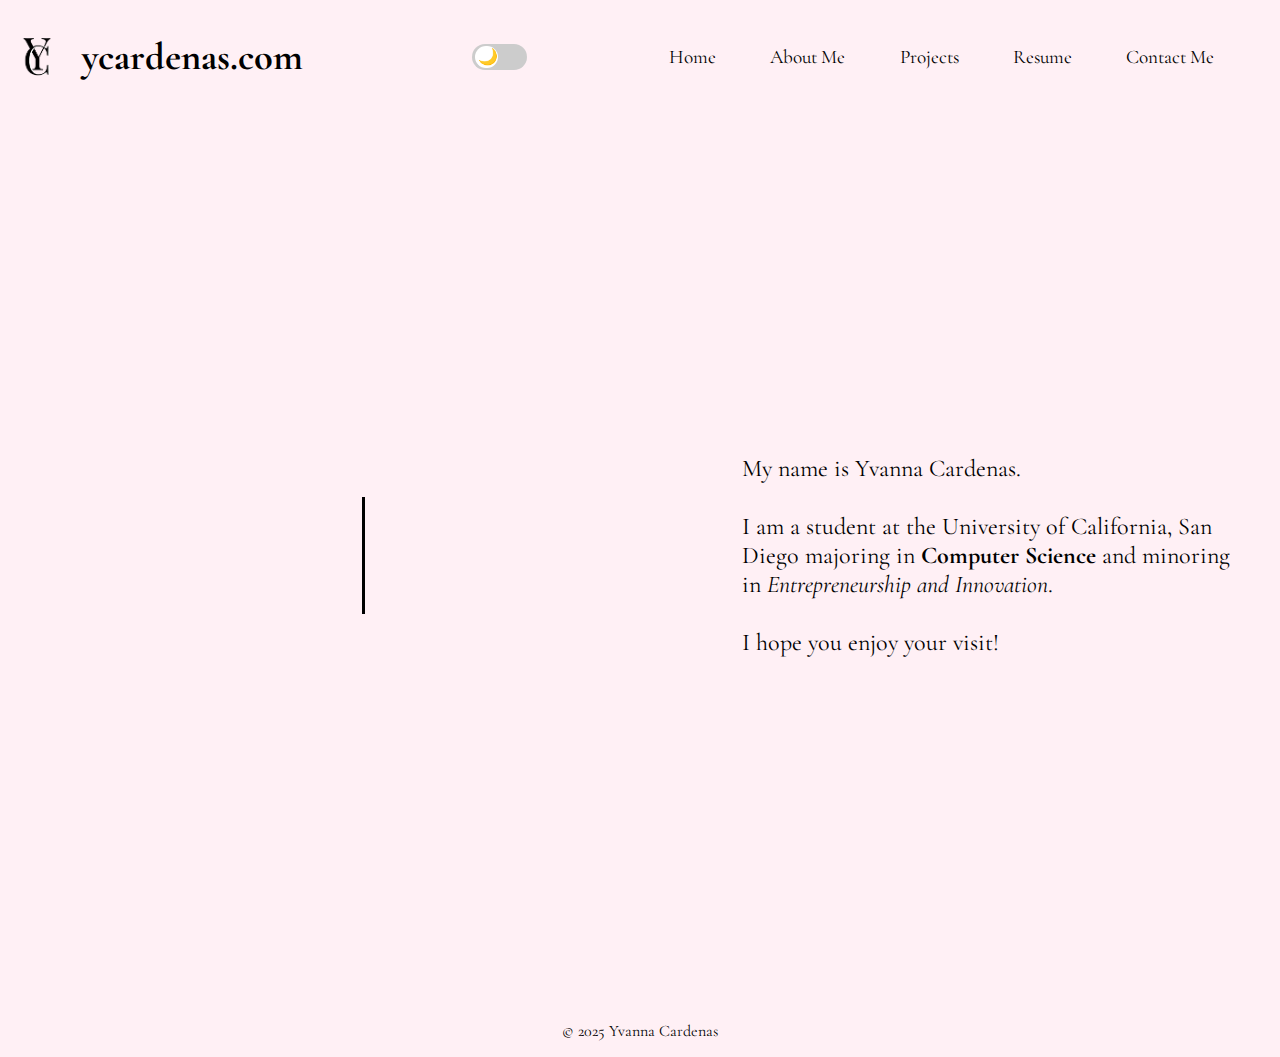
<file: index.html>
<!DOCTYPE html>
<html lang="en">
    <head>
        <title>ycardenas.com</title>
        <meta charset="UTF-8">
        <meta name="viewport" content="width=device-width, initial-scale=1.0">
        <link rel="icon" type="image/png" href="/media/slogoblack.png"/>
        <link rel="stylesheet" href="css/styles.css" media="screen">
        <link rel="stylesheet" href="css/index.css" media="screen">
        <script src="/js/theme.js" defer></script>
        <!-- Custome Font from Google Fonts-->
        <link rel="preconnect" href="https://fonts.googleapis.com">
        <link rel="preconnect" href="https://fonts.gstatic.com" crossorigin>
        <link href="https://fonts.googleapis.com/css2?family=Cormorant+Garamond:ital,wght@0,300;0,400;0,500;0,600;0,700;1,300;1,400;1,500;1,600;1,700&display=swap" rel="stylesheet">
        
    </head>
    <body>
        <header>
            <nav class="navbar">
                <img src="/media/slogoblack.png" alt="My Logo" class="logo" id="logo"/>
                <h1>ycardenas.com</h1>

                <label class="theme-toggle js-theme-toggle">
                    <input type="checkbox" id="theme-toggle">
                    <span class="slider round">
                        <span class="toggle-icon" id="toggle-icon">🌙</span>
                    </span>
                </label>

                <input type="checkbox" id="menu-toggle"/>

                <label for="menu-toggle" class="menu-icon">
                    <span></span>
                    <span></span>
                    <span></span>
                </label>

                <ul class="nav-menu"> 
                    <li><a href="index.html">Home</a></li>
                    <li><a href="/html/about.html">About Me</a></li>
                    <li><a href="/html/projects.html">Projects</a></li>
                    <li><a href="/html/resume.html">Resume</a></li>
                    <li><a href="/html/contact.html">Contact Me</a></li>
                </ul>
            </nav>
            <noscript>
                <p style="color: red; text-align: center; padding: 0.5rem; font-size: 1rem;">
                    Dark Mode is unavailable because JavaScript is disabled.
                </p>
            </noscript>
        </header>
        <main>
            <section class="left">
                <h1 class="typewriter">Welcome!</h1>
            </section>
            <article class="right">
                <p>
                    My name is Yvanna Cardenas. <br><br>I am a student at the University of California, San Diego majoring in <b>Computer Science</b> and minoring in <i>Entrepreneurship and Innovation</i>. <br><br> I hope you enjoy your visit!
                </p>
            </article>
        </main>
        <footer>
            <p>&copy; 2025 Yvanna Cardenas</p>
        </footer>
    </body>
</html>
</file>
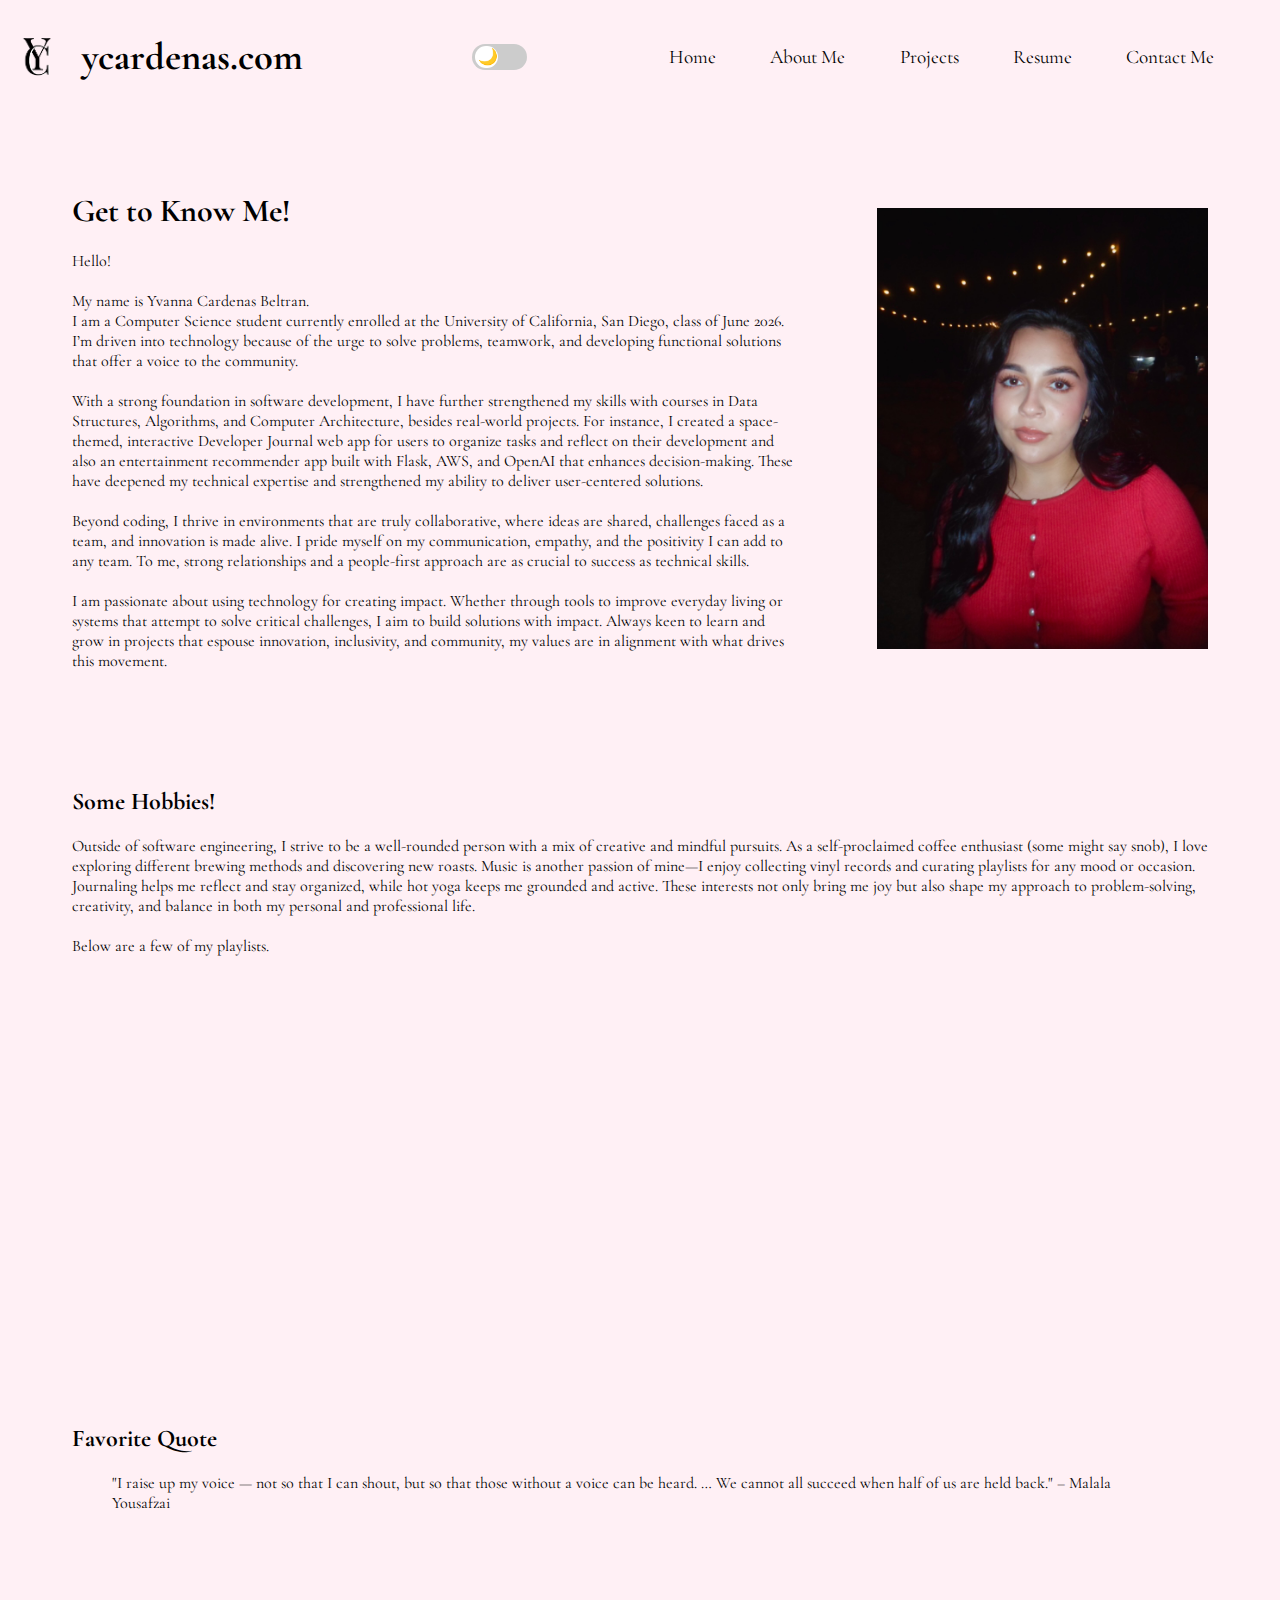
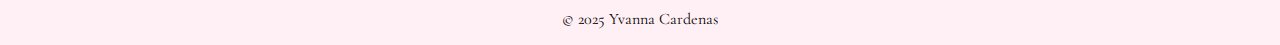
<file: html/about.html>
<!DOCTYPE html>
<html lang="en">
    <head>
        <title>About Me</title>
        <meta charset="UTF-8">
        <meta name="viewport" content="width=device-width, initial-scale=1.0">
        <link rel="icon" type="image/png" href="../media/slogoblack.png"/>
        <link rel="stylesheet" href="../css/styles.css" media="screen">
        <link rel="stylesheet" href="../css/about.css" media="screen">
        <script src="/js/theme.js" defer></script>
        <!-- Custome Font from Google Fonts-->
        <link rel="preconnect" href="https://fonts.googleapis.com">
        <link rel="preconnect" href="https://fonts.gstatic.com" crossorigin>
        <link href="https://fonts.googleapis.com/css2?family=Cormorant+Garamond:ital,wght@0,300;0,400;0,500;0,600;0,700;1,300;1,400;1,500;1,600;1,700&display=swap" rel="stylesheet">
    </head>
    <body>
        <header>
            <nav class="navbar">
                <img src="/media/slogoblack.png" alt="My Logo" class="logo" id="logo"/>
                <h1>ycardenas.com</h1>
                <label class="theme-toggle js-theme-toggle">
                    <input type="checkbox" id="theme-toggle">
                    <span class="slider round">
                        <span class="toggle-icon" id="toggle-icon">🌙</span>
                    </span>
                </label>
                <input type="checkbox" id="menu-toggle"/>

                <label for="menu-toggle" class="menu-icon">
                    <span></span>
                    <span></span>
                    <span></span>
                </label>

                <ul class="nav-menu"> 
                    <li><a href="../index.html">Home</a></li>
                    <li><a href="about.html">About Me</a></li>
                    <li><a href="projects.html">Projects</a></li>
                    <li><a href="resume.html">Resume</a></li>
                    <li><a href="contact.html">Contact Me</a></li>
                </ul>
            </nav>
        </header>
        <main>
            <section class="bio">
                <h1>Get to Know Me!</h1>
                <p>
                    Hello!<br><br>
                    My name is Yvanna Cardenas Beltran. <br>
                    I am a Computer Science student currently enrolled at the University of California, San Diego, class of June 2026. I’m driven into technology because of the urge to solve problems, teamwork, and developing functional solutions that offer a voice to the community.
                    <br><br>
                    With a strong foundation in software development, I have further strengthened my skills with courses in Data Structures, Algorithms, and Computer Architecture, besides real-world projects. For instance, I created a space-themed, interactive Developer Journal web app for users to organize tasks and reflect on their development and also an entertainment recommender app built with Flask, AWS, and OpenAI that enhances decision-making. These have deepened my technical expertise and strengthened my ability to deliver user-centered solutions.
                    <br><br>
                    Beyond coding, I thrive in environments that are truly collaborative, where ideas are shared, challenges faced as a team, and innovation is made alive. I pride myself on my communication, empathy, and the positivity I can add to any team. To me, strong relationships and a people-first approach are as crucial to success as technical skills.
                    <br><br>
                    I am passionate about using technology for creating impact. Whether through tools to improve everyday living or systems that attempt to solve critical challenges, I aim to build solutions with impact. Always keen to learn and grow in projects that espouse innovation, inclusivity, and community, my values are in alignment with what drives this movement.
                </p>
            </section>
            <section class="profile-pic">
                <img src="../media/profilepic.jpg" alt="Profile Picture">
            </section>
            <section class="hobbies">
                <h2>Some Hobbies!</h2>
                <p>
                    Outside of software engineering, I strive to be a well-rounded person with a mix of creative and mindful pursuits. As a self-proclaimed coffee enthusiast (some might say snob), I love exploring different brewing methods and discovering new roasts. Music is another passion of mine—I enjoy collecting vinyl records and curating playlists for any mood or occasion. Journaling helps me reflect and stay organized, while hot yoga keeps me grounded and active. These interests not only bring me joy but also shape my approach to problem-solving, creativity, and balance in both my personal and professional life. 
                    <br><br>Below are a few of my playlists.
                </p>
                <div class="playlists">
                    <iframe style="border-radius:12px" src="https://open.spotify.com/embed/playlist/3EfVaIyqa8NzKWEi9Yz8ZB?utm_source=generator&theme=0" width="100%" height="352" frameBorder="0" allowfullscreen="" allow="autoplay; clipboard-write; encrypted-media; fullscreen; picture-in-picture" loading="lazy"></iframe>

                    <iframe style="border-radius:12px" src="https://open.spotify.com/embed/playlist/3jPUr9qL5W7XYfI0YKk9wC?utm_source=generator&theme=0" width="100%" height="352" frameBorder="0" allowfullscreen="" allow="autoplay; clipboard-write; encrypted-media; fullscreen; picture-in-picture" loading="lazy"></iframe>
            
                    <iframe style="border-radius:12px" src="https://open.spotify.com/embed/playlist/02xkZHpc6AzJUE4CaVjMe3?utm_source=generator&theme=0" width="100%" height="352" frameBorder="0" allowfullscreen="" allow="autoplay; clipboard-write; encrypted-media; fullscreen; picture-in-picture" loading="lazy"></iframe>
                </div>    
            </section>

            <section class="quote">
                <h2>Favorite Quote</h2>
                <blockquote cite="https://medium.com/be-bold/i-raise-up-my-voice-not-so-that-i-can-shout-but-so-that-those-without-a-voice-can-be-heard-745ad82333d6#:~:text=by%20Polina%20Tankilevitch-,%E2%80%9CI%20raise%20up%20my%20voice%20%E2%80%94%20not%20so%20that%20I%20can,are%20held%20back.%E2%80%9D%20Malala%20Yousafzai">
                    "I raise up my voice — not so that I can shout, but so that those without a voice can be heard. … We cannot all succeed when half of us are held back." – Malala Yousafzai
                </blockquote>
            </section>
        </main>
        <footer>
            <p>&copy; 2025 Yvanna Cardenas</p>
        </footer>
    </body>
</html>
</file>
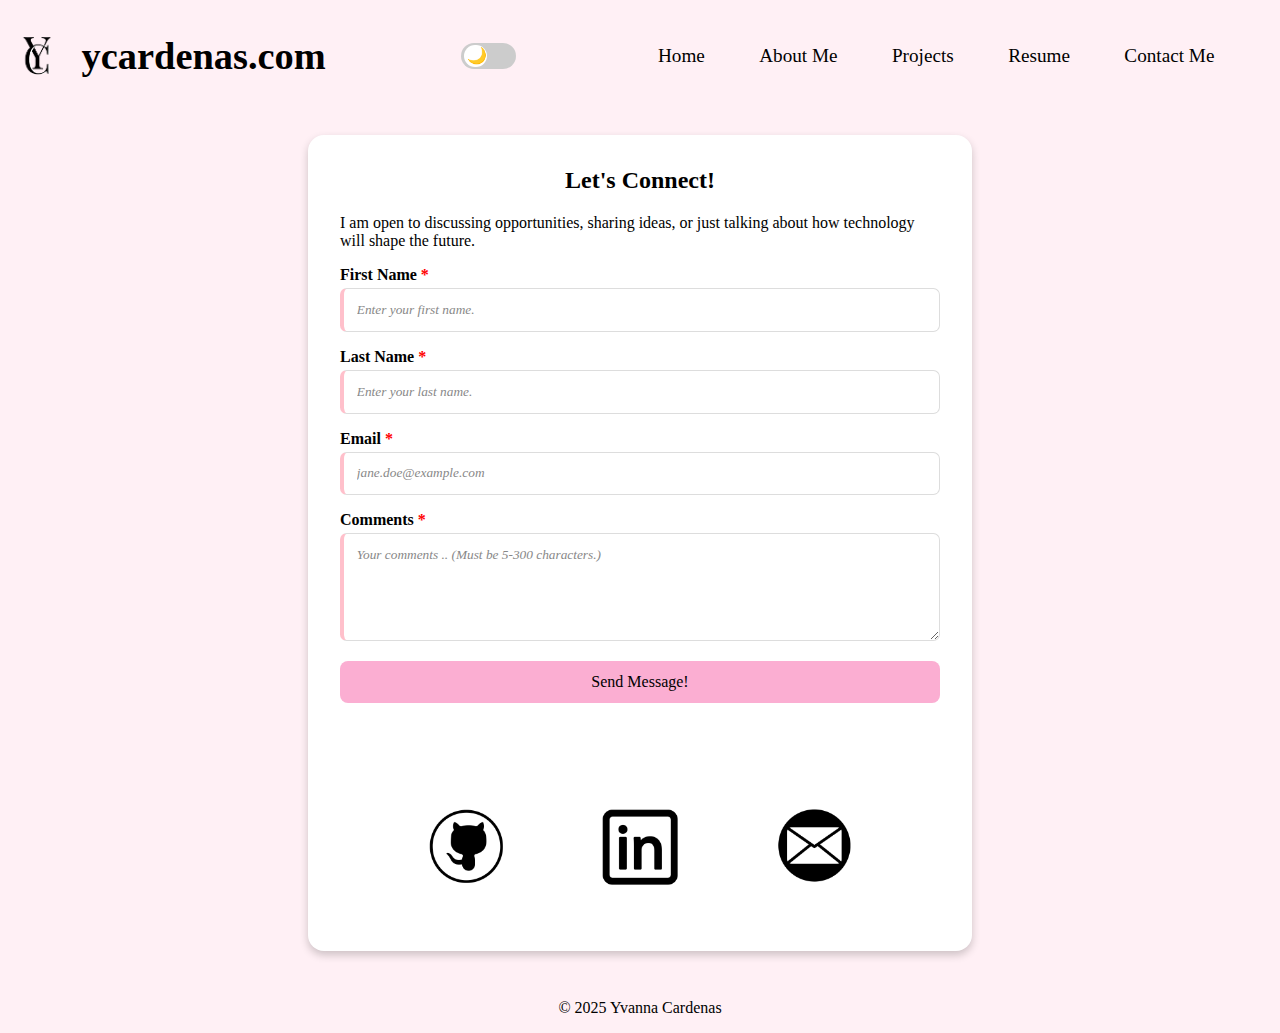
<file: html/contact.html>
<!DOCTYPE html>
<html lang="en">
    <head>
        <title>Contact Me</title>
        <meta charset="UTF-8">
        <meta name="viewport" content="width=device-width, initial-scale=1.0">
        <link rel="icon" type="image/png" href="../media/slogoblack.png"/>
        <link rel="stylesheet" href="../css/styles.css" media="screen">
        <link rel="stylesheet" href="../css/contact.css" media="screen">
        <script src="../js/contact.js" defer></script> 
        <script src="/js/theme.js" defer></script>
    </head>
    <body>
        <header>
            <nav class="navbar">
                <img src="/media/slogoblack.png" alt="My Logo" class="logo" id="logo"/>
                <h1>ycardenas.com</h1>
                <label class="theme-toggle js-theme-toggle" >
                    <input type="checkbox" id="theme-toggle">
                    <span class="slider round">
                        <span class="toggle-icon" id="toggle-icon">🌙</span>
                    </span>
                </label>

                <label for="menu-toggle" class="menu-icon">
                    <span></span>
                    <span></span>
                    <span></span>
                </label>

                <ul class="nav-menu"> 
                    <li><a href="../index.html">Home</a></li>
                    <li><a href="about.html">About Me</a></li>
                    <li><a href="projects.html">Projects</a></li>
                    <li><a href="resume.html">Resume</a></li>
                    <li><a href="contact.html">Contact Me</a></li>
                </ul>
            </nav>
        </header>
        <main>
             <!-- HW4: Add a Contact Form with Name, Email and Comments. Direct to httpbin.org and have a hidden possible_bot = true. -->
            <section class="contact-form-container">
                <h2>Let's Connect! </h2>
                <p>I am open to discussing opportunities, sharing ideas, or just talking about how technology will shape the future.</p>
                <form action="https://httpbin.org/post" method="POST" id="contact-form">
                    <input type="hidden" name="possible_bot" value="true">
                    <input type="hidden" id="form-errors" name="form-errors" value="">

                    <div class="form-field">
                        <label for="fname">First Name <span class="required">*</span></label>
                        <input type="text" id="fname" name="firstname" required minlength="1" maxlength="30" pattern="[A-Za-z\s]+" placeholder="Enter your first name.">
                    </div>
                    <div class="form-field">
                        <label for="lname">Last Name <span class="required">*</span></label>
                        <input type="text" id="lname" name="lastname" required minlength="1" maxlength="30" pattern="[A-Za-z\s]+" placeholder="Enter your last name.">
                    </div>
                    <div class="form-field">
                        <label for="email">Email <span class="required">*</span></label>
                        <input type="email" id="email" name="email" required placeholder="jane.doe@example.com">
                    </div>
                    <div class="form-field">
                        <label for="comments">Comments <span class="required">*</span></label>
                        <textarea type="message" id="message" name="message" rows="5" required minlength="5" maxlength="300" placeholder="Your comments .. (Must be 5-300 characters.)"></textarea>
                    </div>
                    <button type="submit" class="sumbit-button">Send Message!</button>

                    <!-- Output Elements -->
                    <output id="errorOutput" class="error-message" aria-live="polite"></output>
                    <output id="infoOutput" class="info-message" aria-live="polite"></output>
                </form>
                <div class="links">
                    <a href="https://github.com/yvcardenas" target="_blank">
                        <img src="../media/githublogo.png" alt="GitHub Logo" class="contact-logo">
                    </a>
    
                    <a href="https://www.linkedin.com/in/y-cardenas/" target="_blank">
                        <img src="../media/linkedinlogo.png" alt="LinkedIn Logo" class="contact-logo">
                    </a>
    
                    <a href="mailto:yvcardenas@ucsd.edu" target="_blank">
                        <img src="../media/emaillogo.png" alt="Email Logo" class="contact-logo">
                    </a>
                </div>
            </section>
        </main>
        <footer>
            <p>&copy; 2025 Yvanna Cardenas</p>
        </footer>
    </body>
</html>
</file>
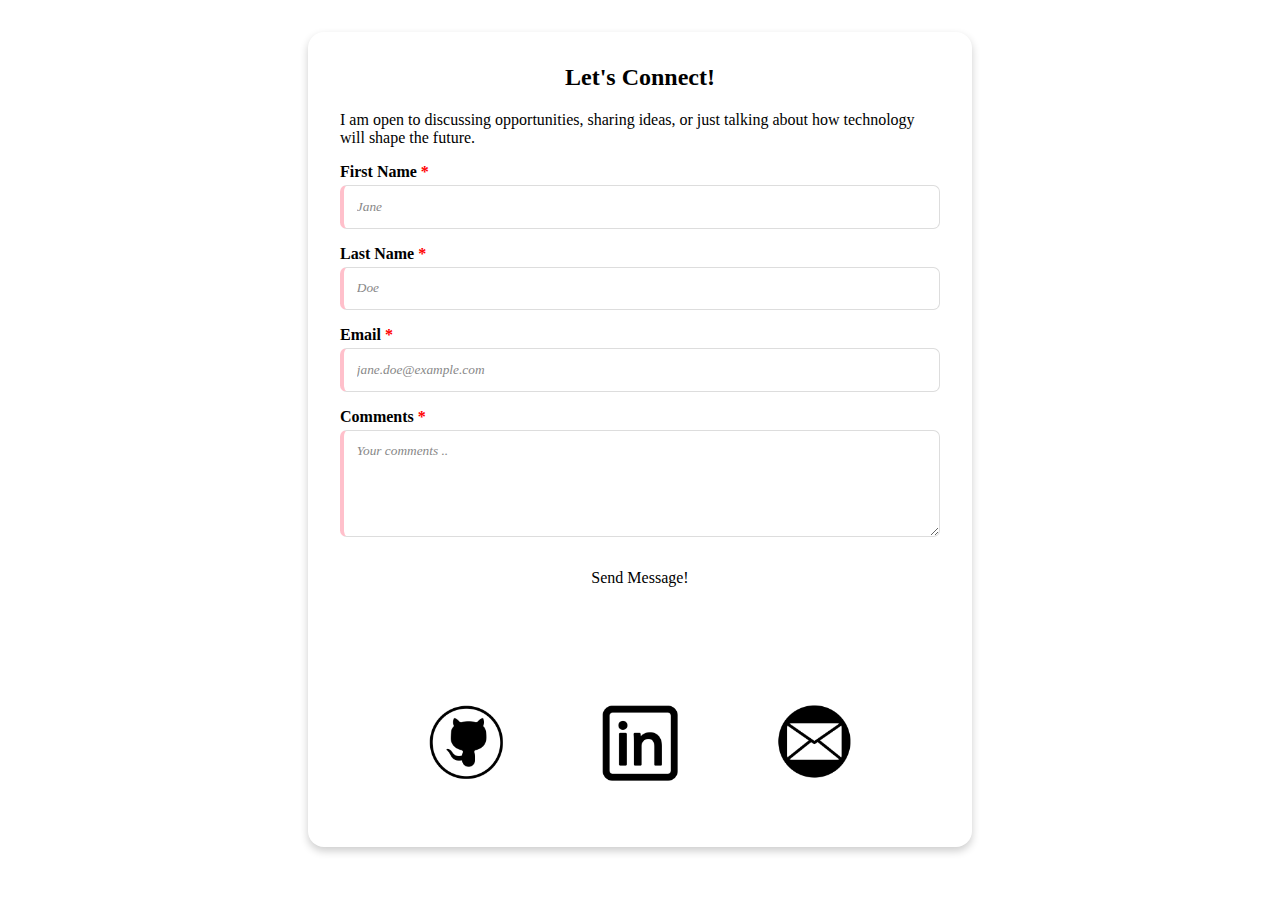
<file: html/form-no-js.html>
<!DOCTYPE html>
<html lang="en">
<head>
    <meta charset="UTF-8">
    <title>Contact Form - HTML/CSS Only Validation</title>
    <meta charset="UTF-8">
    <meta name="viewport" content="width=device-width, initial-scale=1.0">
    <link rel="icon" type="image/png" href="../media/slogoblack.png"/>
    <link rel="stylesheet" href="/css/contact.css">
</head>
<body>
    <section class="contact-form-container">
        <h2>Let's Connect! </h2>
        <p>I am open to discussing opportunities, sharing ideas, or just talking about how technology will shape the future.</p>
        <form action="https://httpbin.org/post" method="POST">
            <input type="hidden" name="possible_bot" value="true">
            <div class="form-field">
                <label for="fname">First Name <span class="required">*</span></label>
                <input type="text" id="fname" name="firstname" required minlength="1" maxlength="30" pattern="[A-Za-z\s]+" placeholder="Jane">
            </div>
            <div class="form-field">
                <label for="lname">Last Name <span class="required">*</span></label>
                <input type="text" id="lname" name="lastname" required minlength="1" maxlength="30" pattern="[A-za-z\s]+" placeholder="Doe">
            </div>
            <div class="form-field">
                <label for="email">Email <span class="required">*</span></label>
                <input type="email" id="email" name="email" required placeholder="jane.doe@example.com">
            </div>
            <div class="form-field">
                <label for="comments">Comments <span class="required">*</span></label>
                <textarea type="message" id="message" name="message" rows="5" required minlength="5" maxlength="300" placeholder="Your comments .."></textarea>
            </div>
            <button type="submit" class="sumbit-button">Send Message!</button>

            <!-- Output Elements -->
            <output id="errorOutput" class="error-message" aria-live="polite"></output>
            <output id="infoOutput" class="info-message" aria-live="polite"></output>
        </form>
        <div class="links">
            <a href="https://github.com/yvcardenas" target="_blank">
                <img src="../media/githublogo.png" alt="GitHub Logo" class="contact-logo">
            </a>

            <a href="https://www.linkedin.com/in/y-cardenas/" target="_blank">
                <img src="../media/linkedinlogo.png" alt="LinkedIn Logo" class="contact-logo">
            </a>

            <a href="mailto:yvcardenas@ucsd.edu" target="_blank">
                <img src="../media/emaillogo.png" alt="Email Logo" class="contact-logo">
            </a>
        </div>
    </section>
</body>
</html>
</file>
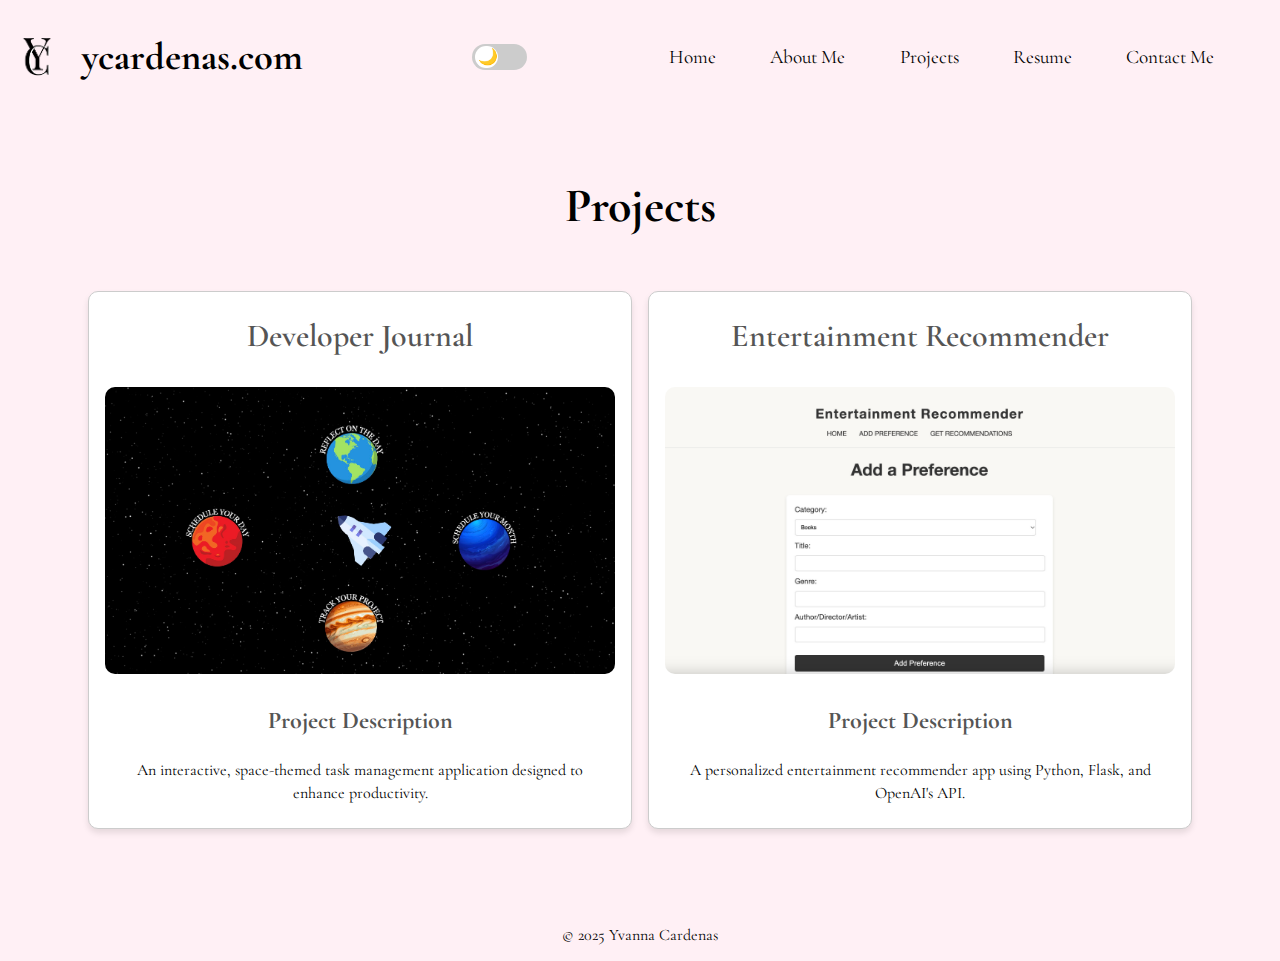
<file: html/projects.html>
<!DOCTYPE html>
<html lang="en">
    <head>
        <title>Projects</title>
        <meta charset="UTF-8">
        <meta name="viewport" content="width=device-width, initial-scale=1.0">
        <link rel="stylesheet" href="../css/styles.css" media="screen">
        <link rel="stylesheet" href="/css/projects.css" media="screen">
        <script src="/js/theme.js" defer></script>
        <!-- Custome Font from Google Fonts-->
        <link rel="preconnect" href="https://fonts.googleapis.com">
        <link rel="preconnect" href="https://fonts.gstatic.com" crossorigin>
        <link href="https://fonts.googleapis.com/css2?family=Cormorant+Garamond:ital,wght@0,300;0,400;0,500;0,600;0,700;1,300;1,400;1,500;1,600;1,700&display=swap" rel="stylesheet">
    </head>
    <body>
        <header>
            <nav class="navbar">
                <img src="/media/slogoblack.png" alt="My Logo" class="logo" id="logo"/>
                <h1>ycardenas.com</h1>
                <label class="theme-toggle js-theme-toggle">
                    <input type="checkbox" id="theme-toggle">
                    <span class="slider round">
                        <span class="toggle-icon" id="toggle-icon">🌙</span>
                    </span>
                </label>
                <input type="checkbox" id="menu-toggle"/>

                <label for="menu-toggle" class="menu-icon">
                    <span></span>
                    <span></span>
                    <span></span>
                </label>

                <ul class="nav-menu"> 
                    <li><a href="../index.html">Home</a></li>
                    <li><a href="about.html">About Me</a></li>
                    <li><a href="projects.html">Projects</a></li>
                    <li><a href="resume.html">Resume</a></li>
                    <li><a href="contact.html">Contact Me</a></li>
                </ul>
            </nav>
        </header>
        <main>
            <section>
                <h2>Projects</h2>
                <ul>
                    <li>
                        <h3>Developer Journal</h3>
                        <a href="https://github.com/yvcardenas/developer_journal" target="_blank">
                            <div class="img-wrapper">
                                <img src="../media/developer-journal.jpg" alt="Developer Journal Screenshot">
                            </div>
                        </a>
                        <div class="project-details">
                            <h3>Project Description</h3>
                            <p>An interactive, space-themed task management application designed to enhance productivity.</p>

                        </div>
                    </li>
                    <li>
                        <h3>Entertainment Recommender</h3>
                        <a href="https://github.com/yvcardenas/entertainment_recommender" target="_blank">
                            <div class="img-wrapper">
                                <img src="../media/entertainment-recommender.jpg" alt="Entertainment Recommender Screenshot">
                            </div>
                        </a>
                        <div class="project-details">
                            <h3>Project Description</h3>
                            <p>A personalized entertainment recommender app using Python, Flask, and OpenAI's API.</p>
                        </div>
                    </li>
                </ul>
            </section>
        </main>
        <footer>
            <p>&copy; 2025 Yvanna Cardenas</p>
        </footer>
    </body>
</html>
</file>
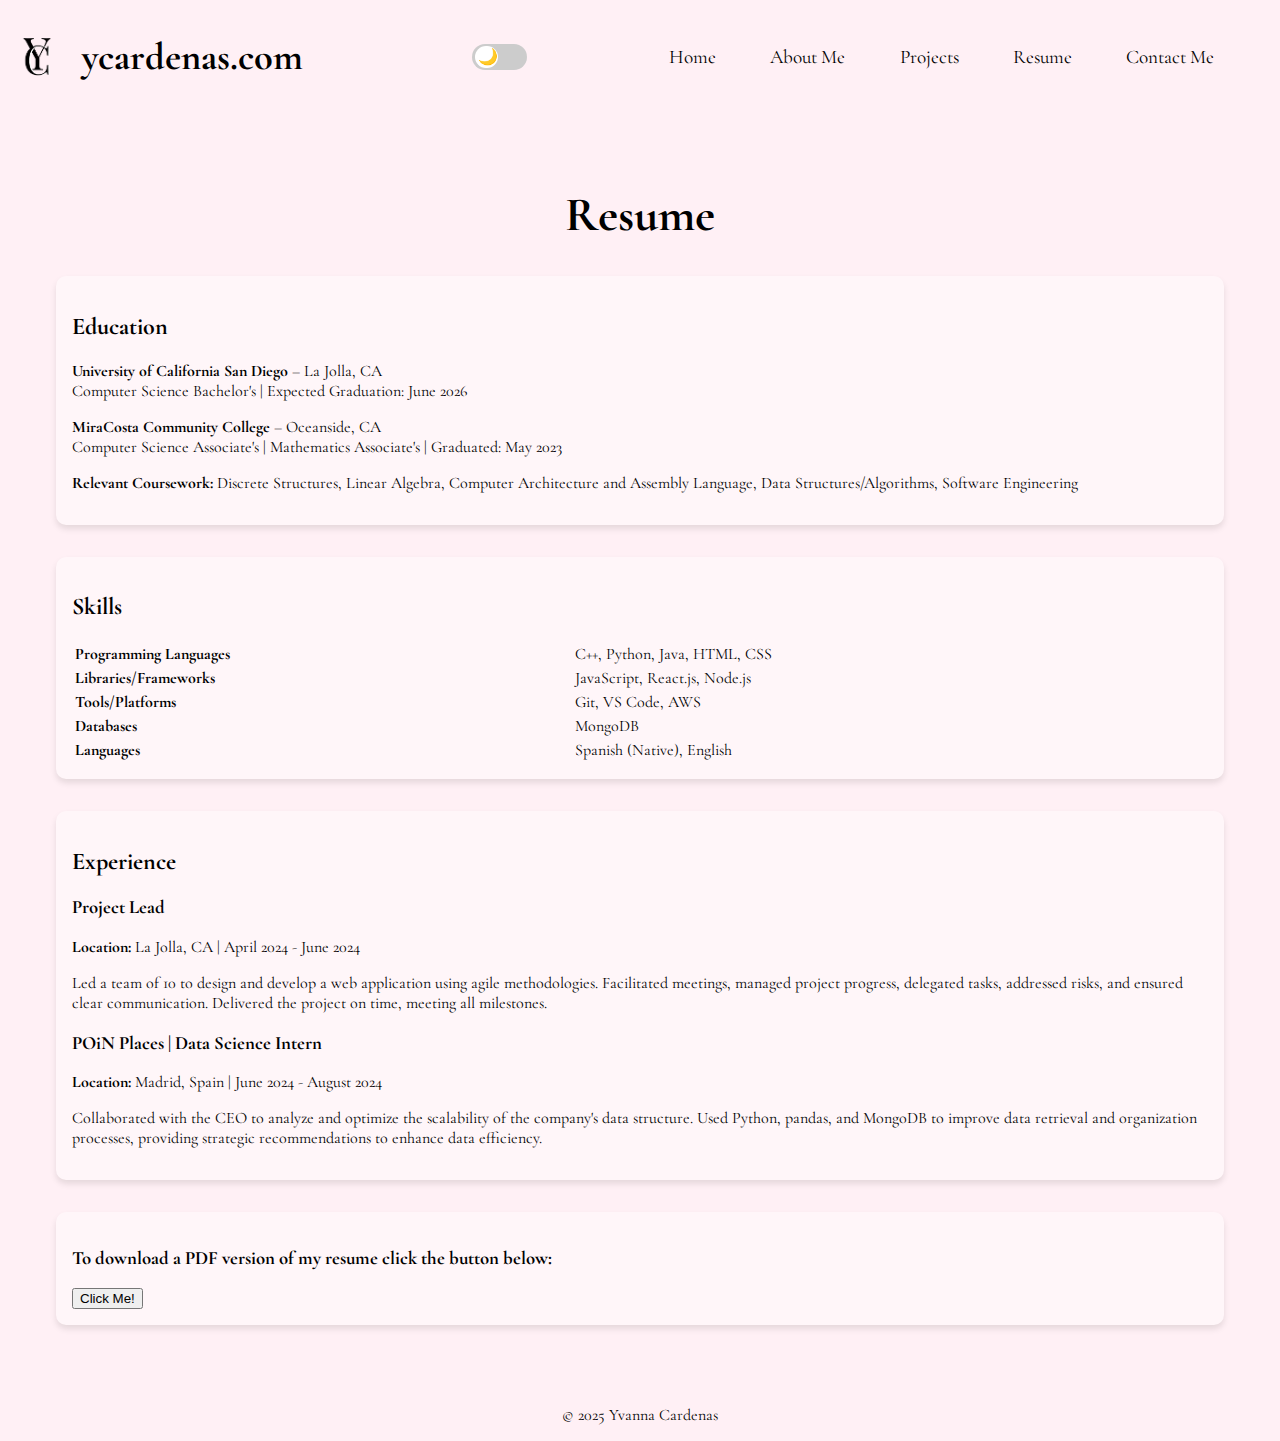
<file: html/resume.html>
<!DOCTYPE html>
<html lang="en">
    <head>
        <title>Resume</title>
        <meta charset="UTF-8">
        <meta name="viewport" content="width=device-width, initial-scale=1.0">
        <link rel="icon" type="image/png" href="../media/slogoblack.png"/>
        <link rel="stylesheet" href="../css/styles.css" media="screen">
        <link rel="stylesheet" href="../css/resume.css" media="screen">
        <script src="/js/theme.js" defer></script>
        <!-- Custome Font from Google Fonts-->
        <link rel="preconnect" href="https://fonts.googleapis.com">
        <link rel="preconnect" href="https://fonts.gstatic.com" crossorigin>
        <link href="https://fonts.googleapis.com/css2?family=Cormorant+Garamond:ital,wght@0,300;0,400;0,500;0,600;0,700;1,300;1,400;1,500;1,600;1,700&display=swap" rel="stylesheet">
    </head>
    <body>
        <header>
            <nav class="navbar">
                <img src="/media/slogoblack.png" alt="My Logo" class="logo" id="logo"/>
                <h1>ycardenas.com</h1>
                <label class="theme-toggle js-theme-toggle">
                    <input type="checkbox" id="theme-toggle">
                    <span class="slider round">
                        <span class="toggle-icon" id="toggle-icon">🌙</span>
                    </span>
                </label>
                <input type="checkbox" id="menu-toggle"/>

                <label for="menu-toggle" class="menu-icon">
                    <span></span>
                    <span></span>
                    <span></span>
                </label>

                <ul class="nav-menu"> 
                    <li><a href="../index.html">Home</a></li>
                    <li><a href="about.html">About Me</a></li>
                    <li><a href="projects.html">Projects</a></li>
                    <li><a href="resume.html">Resume</a></li>
                    <li><a href="contact.html">Contact Me</a></li>
                </ul>
            </nav>
        </header>
        <main>
            <section class="title">
                <h1>Resume</h1>
            </section>

            <section class="education">
                <h2>Education</h2>
                <p><strong>University of California San Diego</strong> – La Jolla, CA<br>Computer Science Bachelor's | Expected Graduation: June 2026</p>
                <p><strong>MiraCosta Community College</strong> – Oceanside, CA<br>Computer Science Associate's | Mathematics Associate's | Graduated: May 2023</p>
                <p><strong>Relevant Coursework:</strong> Discrete Structures, Linear Algebra, Computer Architecture and Assembly Language, Data Structures/Algorithms, Software Engineering</p>
            </section>
        
            <section class="skills">
                <h2>Skills</h2>
                <div>
                    <table>
                        <!-- <colgroup>
                            <col style="background-color: #eee;">
                            <col style="background-color: #fff;">
                        </colgroup> -->
                        <tr>
                            <td><strong>Programming Languages</strong></td>
                            <td>C++, Python, Java, HTML, CSS</td>
                        </tr>
                        <tr>
                            <td><strong>Libraries/Frameworks</strong></td>
                            <td>JavaScript, React.js, Node.js</td>
                        </tr>
                        <tr>
                            <td><strong>Tools/Platforms</strong></td>
                            <td>Git, VS Code, AWS</td>
                        </tr>
                        <tr>
                            <td><strong>Databases</strong></td>
                            <td>MongoDB</td>
                        </tr>
                        <tr>
                            <td><strong>Languages</strong></td>
                            <td>Spanish (Native), English</td>
                        </tr>
                    </table>
                </div>
            </section>

            <section class="experience">
                <h2>Experience</h2>
                <div>
                    <h3>Project Lead</h3>
                    <p><strong>Location:</strong> La Jolla, CA | April 2024 - June 2024</p>
                    <p>Led a team of 10 to design and develop a web application using agile methodologies. Facilitated meetings, managed project progress, delegated tasks, addressed risks, and ensured clear communication. Delivered the project on time, meeting all milestones.</p>
                </div>
        
                <div>
                    <h3>POiN Places | Data Science Intern</h3>
                    <p><strong>Location:</strong> Madrid, Spain | June 2024 - August 2024</p>
                    <p>Collaborated with the CEO to analyze and optimize the scalability of the company's data structure. Used Python, pandas, and MongoDB to improve data retrieval and organization processes, providing strategic recommendations to enhance data efficiency.</p>
                </div>
            </section>

            <section class="resumelinked">
                <h3>To download a PDF version of my resume click the button below:</h3>
                <a href="../media/yvanna_cardenas_resume_2025.pdf" download="ycardenas_resume">
                    <button type="button" h>Click Me!</button>
                </a>
            </section>
        </main>
        <footer>
            <p>&copy; 2025 Yvanna Cardenas</p>
        </footer>
    </body>
</html>
</file>
<file: css/styles.css>
:root {
    --main-bg-color: #FFF0F5;
    --accent-color: #FBAED2;
    --text-color: black;
    --main-font: "Cormorant Garamond", "Times New Roman", Times, serif;
}

/* DARK MODE: HW4 */
[data-theme="dark"]{
    --main-bg-color: #142213;
    --accent-color: #5C6F5C;
    --text-color: white;
}

/* Dark/Light Mode Toggle Button */
.theme-toggle {
    display: flex;
    align-items: center;
    justify-content: center;
    width: 3rem;
    height: 1.6rem;
    position: relative;
    cursor: pointer;
}

.theme-toggle input{
    opacity: 0;
    width: 0;
    height: 0;
}

.slider {
    position: absolute;
    /* cursor: pointer; */
    width: 100%;
    height: 100%;
    background-color: #ccc;
    border-radius: 50px;
    transition: background-color 0.3s;
    display: flex;
    align-items: center;
    justify-content: flex-start;
    padding: 0 0.2rem;
}

.slider:before {
    content: "";
    position: absolute;
    height: 1.4rem;
    width: 1.4rem;
    left: 0.2rem;
    bottom: 0.1rem;
    background-color: white;
    border-radius: 50%;
    transition: transform 0.3s;
}

.toggle-icon {
    position: absolute;
    left: 0.35rem;
    font-size: 1rem;  
    transition: transform 0.3s;
}

.js-theme-toggle {
    display: none;
}

  
input:checked + .slider {
    background-color: var(--accent-color);
    justify-content: flex-end;
}

input:checked + .slider:before {
    transform: translateX(1.4rem);
}

input:checked + .slider .toggle-icon {
    transform: translateX(1.4rem) rotate(360deg);
    content: "🌞"; 
}

/* CSS Flexbox for nav bar*/
.navbar {
    /* position: fixed; */
    display: flex;
    align-items: center;
    background-color: var(--main-bg-color);
    justify-content: space-between;
    padding: 0.8em, 1.5em;
    font-size: 1.2em;
}

.navbar .theme-toggle {
    display: flex;
    align-items: center;
    margin-right: 1rem; /* Space between toggle and menu */
}

.logo {
    max-width: 3em;
    margin-right: 1rem;
}

.navbar h1 {
    margin-right: auto;
}

.nav-menu {
    display: flex;
    list-style-type: none;
    gap: 1rem; 
    justify-content: center;
    padding-right: 2em;
}

.nav-menu li a {
    text-decoration: none;
    padding: 0.5em 1em;
    color: var(--text-color);
    border-radius: 8px;
    transition: background-color 0.3s, transform 0.3s ease;
}

.nav-menu li a:hover {
    background-color: var(--accent-color);
    transform: scale(1.05);
}

.menu-icon{
    display: flex;
    flex-direction: column;
    justify-content: center;
    align-items: center;
    gap: 5px; 
    cursor: pointer;
    width: 2rem;
    height: 2rem;
    padding-right: 2em;
}

#menu-toggle{
    display: none;
}

.menu-icon span {
    display: block;
    height: 3px;
    width: 100%;
    background-color: var(--text-color);
    margin: 5px 0;
    transition: background-color 0.3s, transform;
}

body{
    background-color: #FFF0F5;
    background-color: var(--main-bg-color, #FFF0F5);
    font-family: var(--main-font, Times, serif);
    color: var(--text-color);
}

/* Media Queries for MOBILE */
@media (max-width: 1000px) {
    .menu-icon{
        display: block;
    }

    .theme-toggle{
        margin-right: 1rem;
    }

    .nav-menu{
        display: none;
        position: absolute;
        background-color: var(--accent-color);
        top: 3.5em;
        right: 2em;
        flex-direction: column;
        border: 1px solid var(--text-color);
        padding: 1em
    }

    .nav-menu li{
        margin: 0.5em 0;
    }
    .nav-menu li a:hover{
        margin: 0.5em 0;
        color: var(--main-bg-color);
    }

    #menu-toggle:checked ~ .nav-menu {
     display: flex; 
    }
    
    #menu-toggle:checked ~ .menu-icon span:nth-child(1) {
        transform: translateY(8px) rotate(45deg);
    }

    #menu-toggle:checked ~ .menu-icon span:nth-child(2) {
        opacity: 0;
    }

    #menu-toggle:checked ~ .menu-icon span:nth-child(3) {
        transform: translateY(-8px) rotate(-45deg);
    }

}
</file>
<file: css/index.css>
main{
    display: flex;
    flex-direction: row;
    height: 100vh;
    justify-content: center;
    align-items: center;
}

.left {
    flex: 0 0 60%;
    display: flex;
    flex-direction: column;
    justify-content: center;
    align-items: center;
}

.right {
    flex: 0 0 40%;
    display: flex;
    flex-direction: column;
    justify-content: center;
    align-items: center;
    padding-right: 2em;
    font-size: 1.5em;
}

.typewriter {
    width: 0;
    max-width: 100%;
    white-space: nowrap;
    overflow: hidden;
    border-right: 3px solid var(--text-color);

    animation:
        typing 3s steps(10) infinite forwards,
        blink 0.7s infinite;


    font-size: clamp(3rem, 10vw, 6rem);
    letter-spacing: 2px;
}

@keyframes typing {
    from {
        width: 0;
    }
    to {
        width: 10ch;
    }
}

@keyframes blink {
    0% {
        border-color: transparent;
    }
    50% {
        border-color: var(--text-color);
    }
    100%{
        border-color: transparent;
    }
}

/* Media Queries for MOBILE */
@media (max-width: 950px) {
    main{
        flex-direction: column;
    }

    .left {
        flex: 0 0 auto;
        width: auto;
        padding: 1em;
    }

    .right {
        flex: 0 0 auto;
        padding: 2em;
    }
}

footer{
    position: relative;
    left: 0;
    bottom: 0;
    width: 100%;
    text-align: center;
}
</file>
<file: css/about.css>
main {
    display: grid;
    grid-template-columns: 2fr 1fr;
    grid-template-rows: auto auto auto;
    gap: 1rem;
    padding: 2rem;
}

.bio{
    grid-column: 1 / 2;
    grid-row: 1 / 2;
    justify-content: center;
    padding: 2em;
}

.profile-pic{
    grid-column: 2 / 3;
    grid-row: 1 / 2;

    display: flex;
    align-items: center;
    justify-content: center;
    padding: 2em;
}

.profile-pic img{
    width: 100%;
    height: auto;
    max-height: 100%;
} 

.hobbies {
    grid-column: 1 / 3;
    grid-row: 2 / 3;
    margin: 2em;
}

.playlists {
    display: grid;
    grid-template-columns: repeat(3, 1fr);
    gap: 1em;
}

.quote {
    grid-column: 1 / 3;
    grid-row: 3 / 4;
    margin: 2em;
}

/* Media Queries for MOBILE */
@media (max-width: 950px) {
    main{
        flex-direction: column;
        grid-template-columns: 1fr;
        grid-template-rows: auto auto auto auto;
    }

    .bio { 
        grid-column: 1 / 2; 
        grid-row: 1 / 2; 
    }
    .profile-pic { 
        grid-column: 1 / 2; 
        grid-row: 2 / 3; 
    }
    .hobbies {
        grid-column: 1 / 2; 
        grid-row: 3 / 4; 
    }
    .playlists {
        grid-template-columns: 1fr; 
    }
    .quote {
        grid-column: 1 / 2; 
        grid-row: 4 / 5; 
    }
}

footer{
    position: relative;
    left: 0;
    bottom: 0;
    width: 100%;
    text-align: center;
}
</file>
<file: css/contact.css>
main{
    display: flex;
    justify-content: center;
    align-items: center;
    padding: 0 2rem;
    /* padding-top: 0; */
    /* height: 100vh; */
}

.contact-form-container{
    color:black;
    background-color: #FFF;
    padding: 2rem;
    border-radius: 1em;
    box-shadow: 0 4px 8px rgba(0, 0, 0, 0.2);
    max-width: 600px;
    width: 100%;
    margin: 2rem auto;

    h2{
        margin-top: 0;
        text-align: center;
    }

    .form-field{
        margin-bottom: 1rem;
        font-size: 1rem;
    }

    label{
        display: block;
        margin-bottom: 0.25rem;
        font-weight: bold;
    }

    input, textarea{
        width: 100%;
        padding: 0.8rem;
        border: 1px solid #ddd;
        border-radius: 0.5em;
        box-sizing: border-box;
        font-family: var(--main-font, Times, serif);
    }

    /* HTML and CSS ONLY Validation */
    input:required, textarea:required {
        border-left: 4px solid pink; 
    }

    input:user-valid, textarea:user-valid{
        border-color: #006400;
    }

    input:user-invalid, textarea:user-invalid{
        border-color: #B00020;
    }

    input::placeholder, textarea::placeholder{
        font-style: italic;
        color: #888;
    }

    input:focus, textarea:focus{
        outline: none;
        border-color: #007bff;
    }

    .required{
        color: red;
    }

    textarea{
        resize: vertical;
    }

    .sumbit-button{
        background-color: var(--accent-color);
        color: var(--text-color);
        border: none;
        border-radius: 0.5em;
        padding: 0.75rem;
        font-size: 1rem;
        cursor: pointer;
        width: 100%;
        transition: background-color 0.3s ease;
        font-family: var(--main-font, Times, serif);
    }

    .sumbit-button:hover{
        background-color: var(--main-bg-color);
    }

    .error-message, .info-message {
        display: block;
        min-height: 1.25rem;;
        font-size: 0.9rem;
        padding: 0.5rem;
        border-radius: 0.5em;
        opacity: 0;
        transition: opacity 0.3s ease-in-out;
    }

    .error-message.show{
        opacity: 1;
        color: #B00020;
    }

    .info-message.show{
        opacity: 1;
        color: #006400;

    }

}

.links{
    display: grid;
    grid-template-columns: repeat(3, 1fr);
    gap: 1em;
    padding: 2rem 3rem;
    justify-content: center;
    align-items: center;

    img{
        max-width: 80px;
        height: auto;
        display: block;
        margin: 0 auto;
    }
}

/* Media Queries for Smaller Screen and Mobile */
@media (max-width: 950px) {
    main{
        flex-direction: column;
    }

    .contact-form-container {
        margin: 1rem;
        padding: 1rem;
    }

    .submit-button {
        font-size: 0.9rem;
    }
}

@media (max-width: 600px){
    .links{
        grid-template-columns: 1fr;
    }
}

footer{
    position: relative;
    left: 0;
    bottom: 0;
    width: 100%;
    text-align: center;
}
</file>
<file: css/projects.css>
main{
    padding: 2rem;
}

main > section {

    h2{
        text-align: center;
        font-size: 3em;
        margin-bottom: 1.5rem;
        color: var(--text-color);
    }

    ul {
        list-style: none; 
        padding: 2em;
        margin: 1em;
        
        display: grid;
        gap: 1rem;
        grid-template-columns: repeat(auto-fill, minmax(500px, 1fr)); 
    }

    li {
        background-color: #fff; 
        border: 1px solid #ccc;
        border-radius: 10px;
        overflow: hidden; 
        padding: 1em;
        text-align: center;
        box-shadow: 0 4px 6px rgba(0,0,0,0.1);
        
        transition: transform 0.3s ease;
    }

    li:hover {
        transform: translateY(-3px);
    }

    .img-wrapper{
        aspect-ratio: 16 / 9;
        overflow: hidden;
        border-radius: 10px;
    }

    .img-wrapper img {
        width: 100%;
        height: 100%;
        object-fit: cover;
        display: block;
    }

    h3 {
        font-weight: 600;
        font-size: 2em;
        margin-top: 0.5rem;
        color: #555;
    }
    
    .project-details{
        margin-top: 1em;
        padding: 0.5em;

        h3{
            font-size: 1.5em;
            font-weight: bold;
            cursor: pointer;
        }
        p {
            margin: 0.5em 0 0;
            line-height: 1.4;
        }
    }
    
}

/* Media Queries for MOBILE */
@media (max-width: 950px) {
    main{
        flex-direction: column;
    }

    main > section{
        h2{
            font-size: 2em;
        }

        ul{
            grid-template-columns: 1fr;
            padding: 1em;
        }

        h3{
            font-size: 1.5em;
        }

        .project-details h3{
            font-size: 1.2em;
        }
    }
}

footer{
    position: relative;
    left: 0;
    bottom: 0;
    width: 100%;
    text-align: center;
}
</file>
<file: css/resume.css>
main{
    margin: 2em;
    padding: 1em;
    color: var(--text-color);
}

.title {
    font-size: 1.5rem;
    text-align: center;
}

.skills table {
    width: 100%;
    font-size: 1rem;
}

section:has(h2, h3) {
    background-color: var(--main-bg-color);
    background-color: color-mix(in srgb, var(--main-bg-color) 60%, white 40%);
    padding: 1rem;
    border-radius: 10px;
    margin-bottom: 2rem;
    box-shadow: 0 4px 6px rgba(0, 0, 0, 0.1);
}

/* Media Queries for MOBILE */
@media (max-width: 950px) {
    main{
        flex-direction: column;
    }
}

footer{
    position: relative;
    left: 0;
    bottom: 0;
    width: 100%;
    text-align: center;
}
</file>
